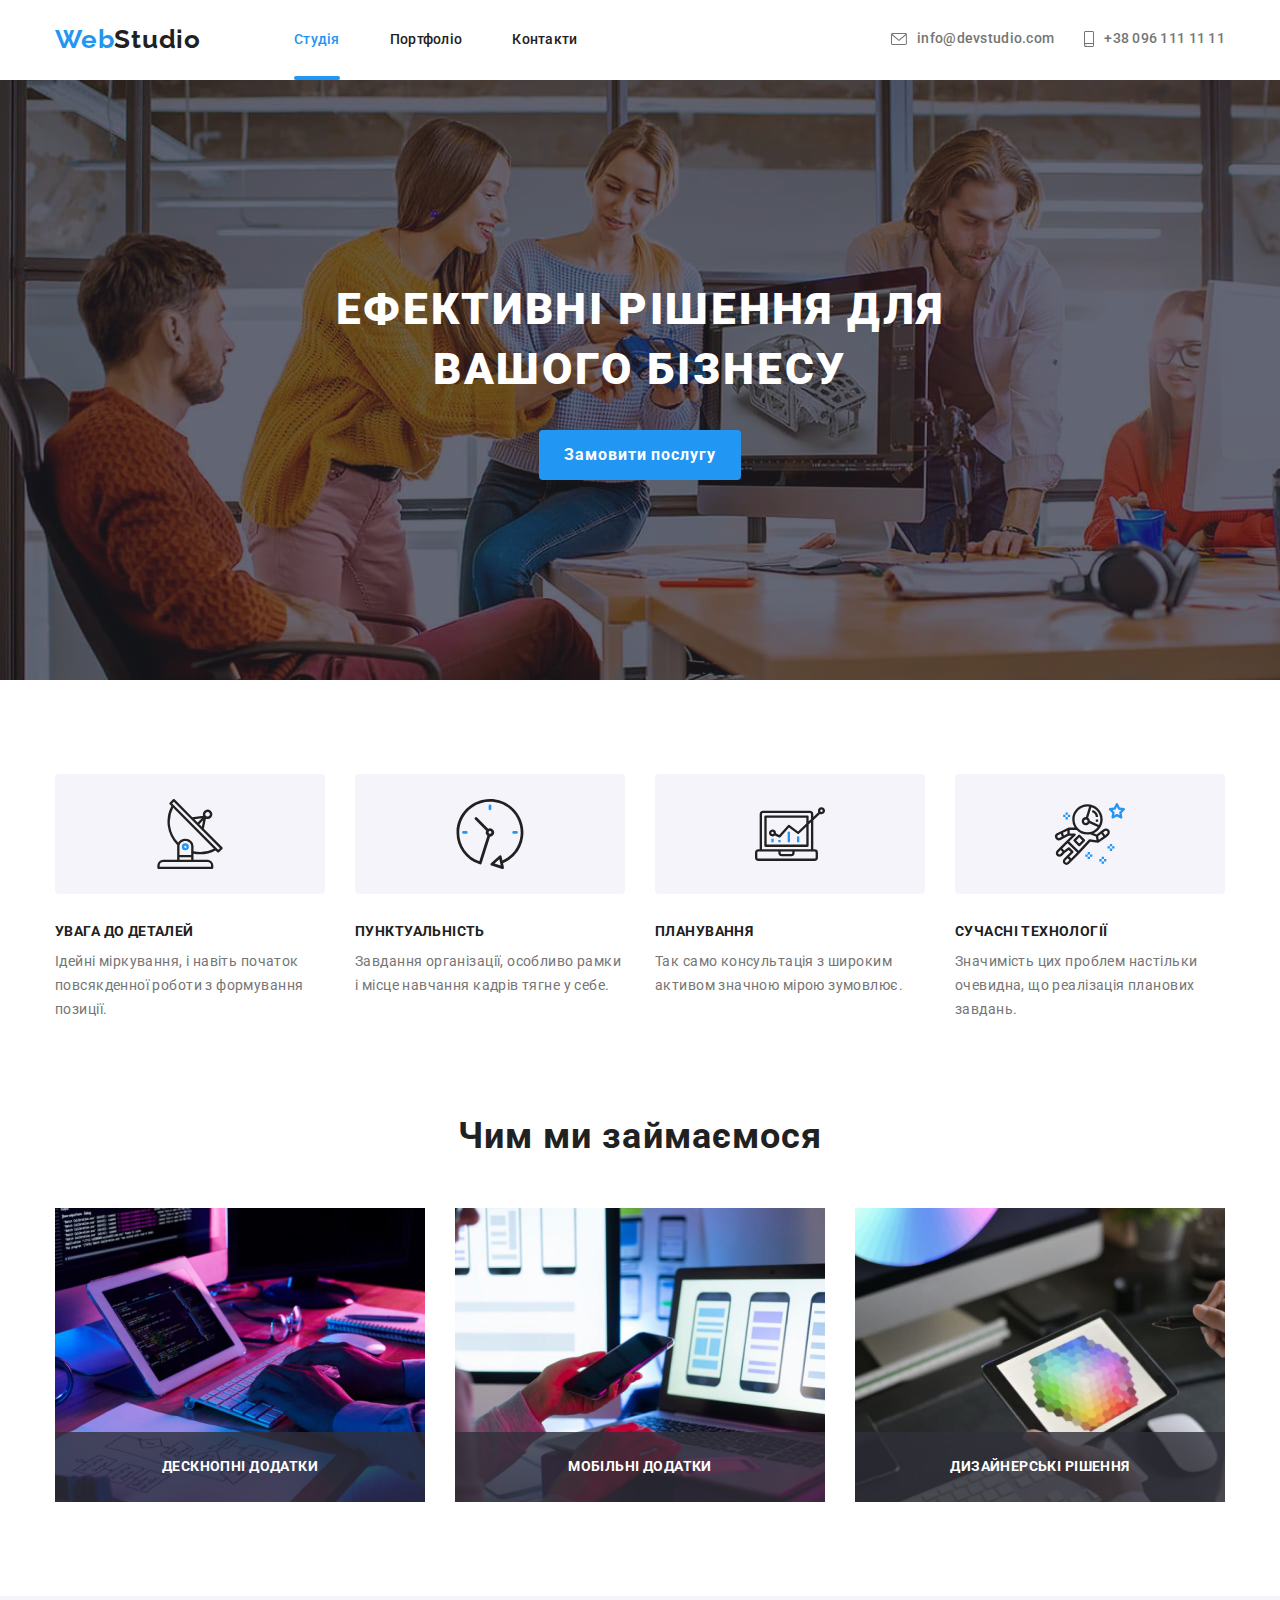
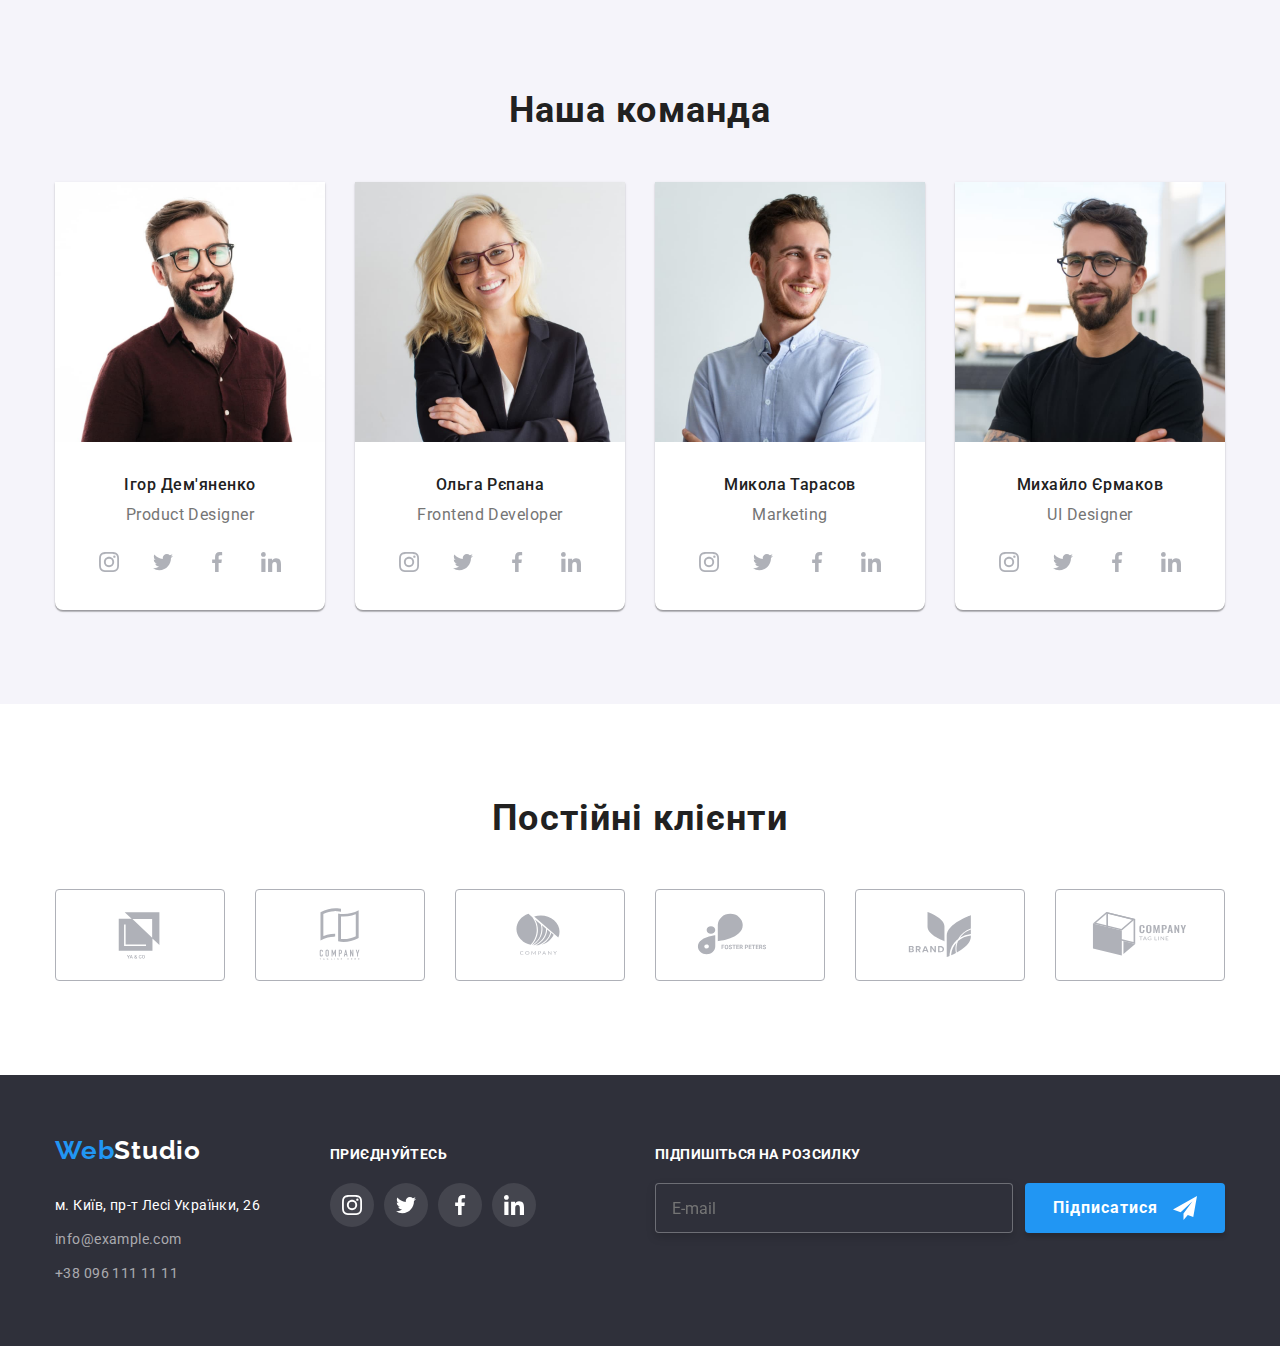
<file: index.html>
<!DOCTYPE html>
<html lang="en">
<head>
    <meta charset="UTF-8">
    <meta http-equiv="X-UA-Compatible" content="IE=edge">
    <meta name="viewport" content="width=device-width, initial-scale=1.0">
    <link rel="preconnect" href="https://fonts.googleapis.com">
    <link rel="preconnect" href="https://fonts.gstatic.com" crossorigin>
    <link href="https://fonts.googleapis.com/css2?family=Raleway:wght@700&family=Roboto:wght@400;500;700;900&display=swap" rel="stylesheet">
    <link rel="stylesheet" href="https://cdnjs.cloudflare.com/ajax/libs/modern-normalize/1.1.0/modern-normalize.min.css" />
    <link rel="stylesheet" href="./css/styles.css" />
    <title>Document</title>
</head>
<body>
    <!-- Шапка сайту -------------------------------->
    <header class="header">
        <div class="container">
        <nav class="header-nav">
            <span class="logo-setting">
                <a href="" class="logo ">Web</a></li>
                <a href="" class="logo black-logo">Studio</a></li>
            </span>
            <ul class="nav-list ">
                <li class="item-nav"><a href="#" class="site-nav blue">Студія</a></li>
                <li class="item-nav"><a href="./portfolio.html" class="site-nav border">Портфоліо</a></li>
                <li class="item-nav"><a href="#" class="site-nav border">Контакти</a></li>
            </ul>
        </nav>
            <ul class="header-addres">
                <li class="item"><a href="emaito:info@devstudio.com" class="header-contact"> 
                    <svg class="icon-email"> <use href="./images/icons.svg#icon-email"></use></svg>info@devstudio.com</a></li>
                <li class="item"><a href="tel:+38 096 111 11 11" class="header-contact">
                    <svg class="icon-tel"><use href="./images/icons.svg#icon-tel"></use></svg>+38 096 111 11 11</a></li>
            </ul>
        </div>
    </header>

    <main>
    <!-- Герой --------------------------------------->
        <section class="hero">
            <div class="container">
                <h1 class="hero-title">ЕФЕКТИВНІ РІШЕННЯ ДЛЯ<br>ВАШОГО БІЗНЕСУ</h1>
                <button class="hero-button" data-modal-open>Замовити послугу</button>
            </div>
        </section>
    <!-- Переваги ------------------------------------>
        <section class="info">
            <div class="container">
            <ul class="list-title">
                <li class="item">
                    <div class="icon-info">
                    <svg class="icon-attention"><use href="./images/icons.svg#icon-attention"></use></svg></div>
                    <h3 class="title">УВАГА ДО ДЕТАЛЕЙ</h3>
                    <p class="title-text">Ідейні міркування, і навіть початок повсякденної роботи з формування позиції.</p>
                </li>

                <li class="item">
                    <div class="icon-info">
                    <svg class="icon-attention"><use href="./images/icons.svg#icon-punctuality"></use></svg></div>
                    <h3 class="title">ПУНКТУАЛЬНІСТЬ</h3>
                    <p class="title-text">Завдання організації, особливо рамки і місце навчання кадрів тягне у себе.</p>
                </li>

                <li class="item">
                    <div class="icon-info">
                    <svg class="icon-attention"><use href="./images/icons.svg#icon-plan"></use></svg></div>
                    <h3 class="title">ПЛАНУВАННЯ</h3>
                    <p class="title-text">Так само консультація з широким активом значною мірою зумовлює.</p> 
                </li>

                <li class="item">
                    <div class="icon-info">
                    <svg class="icon-attention"><use href="./images/icons.svg#icon-technology"></use></svg></div>
                    <h3 class="title">СУЧАСНІ ТЕХНОЛОГІЇ</h3>
                    <p class="title-text">Значимість цих проблем настільки очевидна, що реалізація планових завдань.</p>
                </li>
            </ul>
        </div>
        </section>
    <!-- Заняття проекту ----------------------------->
            <section class="what-we-do">
                <div class="container">
                <h2 class="big-title">Чим ми займаємося</h2>
                <ul class="list-images">
                    <li class="item"> <img src="./images/image.jpg" alt="80% практики" width="370"/>
                        <div class="image-bottom"><p class="image-text">ДЕСКНОПНІ ДОДАТКИ</p></div>
                    </li>

                    <li class="item"> <img src="./images/image1.jpg" alt="робота з прогами на телефоні" width="370"/>
                        <div class="image-bottom"><p class="image-text">МОБІЛЬНІ ДОДАТКИ</p></div>
                    </li>

                    <li class="item"> <img src="./images/image2.jpg" alt="оформлення сайтів" width="370"/>
                        <div class="image-bottom"><p class="image-text">ДИЗАЙНЕРСЬКІ РІШЕННЯ</p></div>
                    </li>
                </ul>
            </div>
            </section>
    <!-- Команда проекту ----------------------------->
            <section class="team">
                <div class="container">
                    <h2 class="big-title">Наша команда</h2>
                <ul class="team-list ">
                    <li class="item"> 
                        <img src="./images/image3.jpg" alt="Ігор Дем'яненко" width="270"/>
                        <div class="worker-board">
                        <h3 class="name-worker">Ігор Дем'яненко</h3>
                        <p class="proffesion">Product Designer</p>
                        <ul class="social-list">
                            <li class="item"><a href="https://www.instagram.com/" class="social-link">  
                                    <svg class="social"><use href="./images/icons.svg#icon-instagram"></use></svg></a></li>
                            <li class="item"><a href="https://www.instagram.com/" class="social-link">
                                    <svg class="social"><use href="./images/icons.svg#icon-twitter"></use></svg></a></li>
                            <li class="item"><a href="https://www.instagram.com/" class="social-link"> 
                                    <svg class="social"><use href="./images/icons.svg#icon-facebook"></use></svg></a></li>
                            <li class="item"><a href="https://www.instagram.com/" class="social-link"> 
                                    <svg class="social"><use href="./images/icons.svg#icon-linkedin"></use></svg></a></li>
                        </ul>
                    </div>
                    </li>

                    <li class="item"> <img src="./images/image4.jpg" alt="Ольга Рєпана" width="270"/>
                        <div class="worker-board">
                        <h3 class="name-worker">Ольга Рєпана</h3>
                        <p class="proffesion">Frontend Developer</p>
                        <ul class="social-list">
                            <li class="item"><a href="https://www.instagram.com/" class="social-link">  
                                    <svg class="social"><use href="./images/icons.svg#icon-instagram"></use></svg></a></li>
                            <li class="item"><a href="https://www.instagram.com/" class="social-link">
                                    <svg class="social"><use href="./images/icons.svg#icon-twitter"></use></svg></a></li>
                            <li class="item"><a href="https://www.instagram.com/" class="social-link"> 
                                    <svg class="social"><use href="./images/icons.svg#icon-facebook"></use></svg></a></li>
                            <li class="item"><a href="https://www.instagram.com/" class="social-link"> 
                                    <svg class="social"><use href="./images/icons.svg#icon-linkedin"></use></svg></a></li>
                        </ul>
                    </div>
                    </li>

                    <li class="item"> <img src="./images/image5.jpg" alt="Микола Тарасов" width="270"/>
                        <div class="worker-board">
                        <h3 class="name-worker">Микола Тарасов</h3>
                        <p class="proffesion">Marketing</p>
                        <ul class="social-list">
                            <li class="item"><a href="https://www.instagram.com/" class="social-link">  
                                    <svg class="social"><use href="./images/icons.svg#icon-instagram"></use></svg></a></li>
                            <li class="item"><a href="https://www.instagram.com/" class="social-link">
                                    <svg class="social"><use href="./images/icons.svg#icon-twitter"></use></svg></a></li>
                            <li class="item"><a href="https://www.instagram.com/" class="social-link"> 
                                    <svg class="social"><use href="./images/icons.svg#icon-facebook"></use></svg></a></li>
                            <li class="item"><a href="https://www.instagram.com/" class="social-link"> 
                                    <svg class="social"><use href="./images/icons.svg#icon-linkedin"></use></svg></a></li>
                        </ul>
                    </div>
                    </li>

                    <li class="item"> <img src="./images/image6.jpg" alt="Михайло Єрмаков" width="270"/>
                        <div class="worker-board">
                        <h3 class="name-worker">Михайло Єрмаков</h3>
                        <p class="proffesion">UI Designer</p>
                        <ul class="social-list">
                            <li class="item"><a href="https://www.instagram.com/" class="social-link">  
                                    <svg class="social"><use href="./images/icons.svg#icon-instagram"></use></svg></a></li>
                            <li class="item"><a href="https://www.instagram.com/" class="social-link">
                                    <svg class="social"><use href="./images/icons.svg#icon-twitter"></use></svg></a></li>
                            <li class="item"><a href="https://www.instagram.com/" class="social-link"> 
                                    <svg class="social"><use href="./images/icons.svg#icon-facebook"></use></svg></a></li>
                            <li class="item"><a href="https://www.instagram.com/" class="social-link"> 
                                    <svg class="social"><use href="./images/icons.svg#icon-linkedin"></use></svg></a></li>
                        </ul>
                    </div>
                    </li>
                </ul>
                </div>
            </section>
            <section class="client">
                <div class="container">
                    <h2 class="big-title">Постійні клієнти</h2>
                    <ul class="client-list">
                        <li class="item"> <a href="#" class="client-link">
                            <svg class="icon-client"><use href="./images/icons.svg#icon-yasco"></use></svg></a></li>
                        <li class="item"> <a href="#" class="client-link">
                            <svg class="icon-client"><use href="./images/icons.svg#icon-tagline"></use></svg></a></li>
                        <li class="item"> <a href="#" class="client-link">
                            <svg class="icon-client"><use href="./images/icons.svg#icon-company"></use></svg></a></li>
                        <li class="item"> <a href="#" class="client-link">
                            <svg class="icon-client"><use href="./images/icons.svg#icon-foster"></use></svg></a></li>
                        <li class="item"> <a href="#" class="client-link">
                            <svg class="icon-client"><use href="./images/icons.svg#icon-brand"></use></svg></a></li>
                        <li class="item"> <a href="#" class="client-link">
                            <svg class="icon-client"><use href="./images/icons.svg#icon-companytagline"></use></svg></a></li>
                    </ul>
                </div>
            </section>
    </main>

<!-- Footer ------------------------------------------>
    <footer class="footer">
        <div class="container">
            <div class="footer-adress">
            <span class="logo-setting">
                <a href="" class="logo">Web</a></li>
                <a href="" class="logo logo-white">Studio</a></li>
            </span>
            <ul class="footer-list">
                <li class="item"><a href="" class="footer-street">м. Київ, пр-т Лесі Українки, 26</a></li>
                <li class="item"><a href="emailto:info@example.com" class="footer-contact">info@example.com</a></li>
                <li class="item"><a href="tel:+38 096 111 11 11" class="footer-contact">+38 096 111 11 11</a></li>
            </ul>
            </div>
            <div class="container-join">
            <h2 class="footer-title">ПРИЄДНУЙТЕСЬ</h2>
        <ul class="footer-social">
            <li class="item"><a href="https://www.instagram.com/"class="footer-button">
                    <svg class="social"><use href="./images/icons.svg#icon-instagram"></use></svg></a></li>
            <li class="item"><a href="https://www.instagram.com/"class="footer-button">
                    <svg class="social"><use href="./images/icons.svg#icon-twitter"></use></svg></a></li>
            <li class="item"><a href="https://www.instagram.com/"class="footer-button">
                    <svg class="social"><use href="./images/icons.svg#icon-facebook"></use></svg></a></li>
            <li class="item"><a href="https://www.instagram.com/"class="footer-button">
                    <svg class="social"><use href="./images/icons.svg#icon-linkedin"></use></svg></a></li>
        </ul>
            </div>
        <div class="container__subscribe">
                <h2 class="footer-title">ПІДПИШІТЬСЯ НА РОЗСИЛКУ</h2>
                <form class="js-speaker-form">
            <label class="subscribe__email">
                <input type="email" class="footer__subscribe--text" name="mail" id="mail" placeholder="E-mail"/>
            </label>
                <button type="submit" class="footer__subscribe--button">Підписатися<svg class="subscribe__icon">
                    <use href="./images/icons.svg#icon-telegram"></use></svg></button>
                </form>
        </div>
    </footer>
    <div class="overlay is-hidden" data-modal>
        <div class="modal">
        <section class="modal-container">
            <h2 class="modal__title">Залиште свої дані, ми вам передзвонимо</h2>
            <button class="button-x" data-modal-close>
            <svg class="icon-x"><use href="./images/icons.svg#icon-x"></use></svg>
            </button>
            
        <form class="js-speaker-form">
            <label class="info-container">
                <span class="modal-text">Ім'я</span>
                <input type="name" class="modal-info" name="name" autofocus/>
                <svg class="modal-icon"><use href="./images/icons.svg#icon-name"></use></svg>
            </label>
            <label class="info-container">
                <span class="modal-text">Телефон</span>
                <input type="tel" class="modal-info" name="telephone"/>
                <svg class="modal-icon"><use href="./images/icons.svg#icon-telephone"></use></svg>
            </label>
            <label class="info-container">
                <span class="modal-text">Пошта</span>
                <input type="email" class="modal-info" name="email"/>
                <svg class="modal-icon"><use href="./images/icons.svg#icon-black-email"></use></svg>
            </label>
            
        <label class="big-text-container">
            <span class="modal-text">Коментар</span>
            <textarea class="big-text" name="big-text" placeholder="Введіть текст" ></textarea>
        </label>
        <label class="confirm-container">
            <input type="checkbox" value="confirm" name="confirm" class="confirm-box"/>
            <span class="icon-confirm"></span>
            <span class="confirm-text">Погоджуюся з розсилкою та приймаю <a href="#" class="confirm-link">Умови договору</a></span>   
        </label> 
        <button type="submit" class="button-submit">Відправити</button>
    </form>
        </section>
        </div>
    </div>
    <script src="./js/modal.js"></script>
    <script>
        (() => {
            document.querySelector('.js-speaker-form').addEventListener('submit', e => {
                e.preventDefault();

                new FormData(e.currentTarget).forEach((value, name) =>
                    console.log(`${name}: ${value}`),
                );

                e.currentTarget.reset();
            });
        })();
    </script>
</body>
</html>
</file>
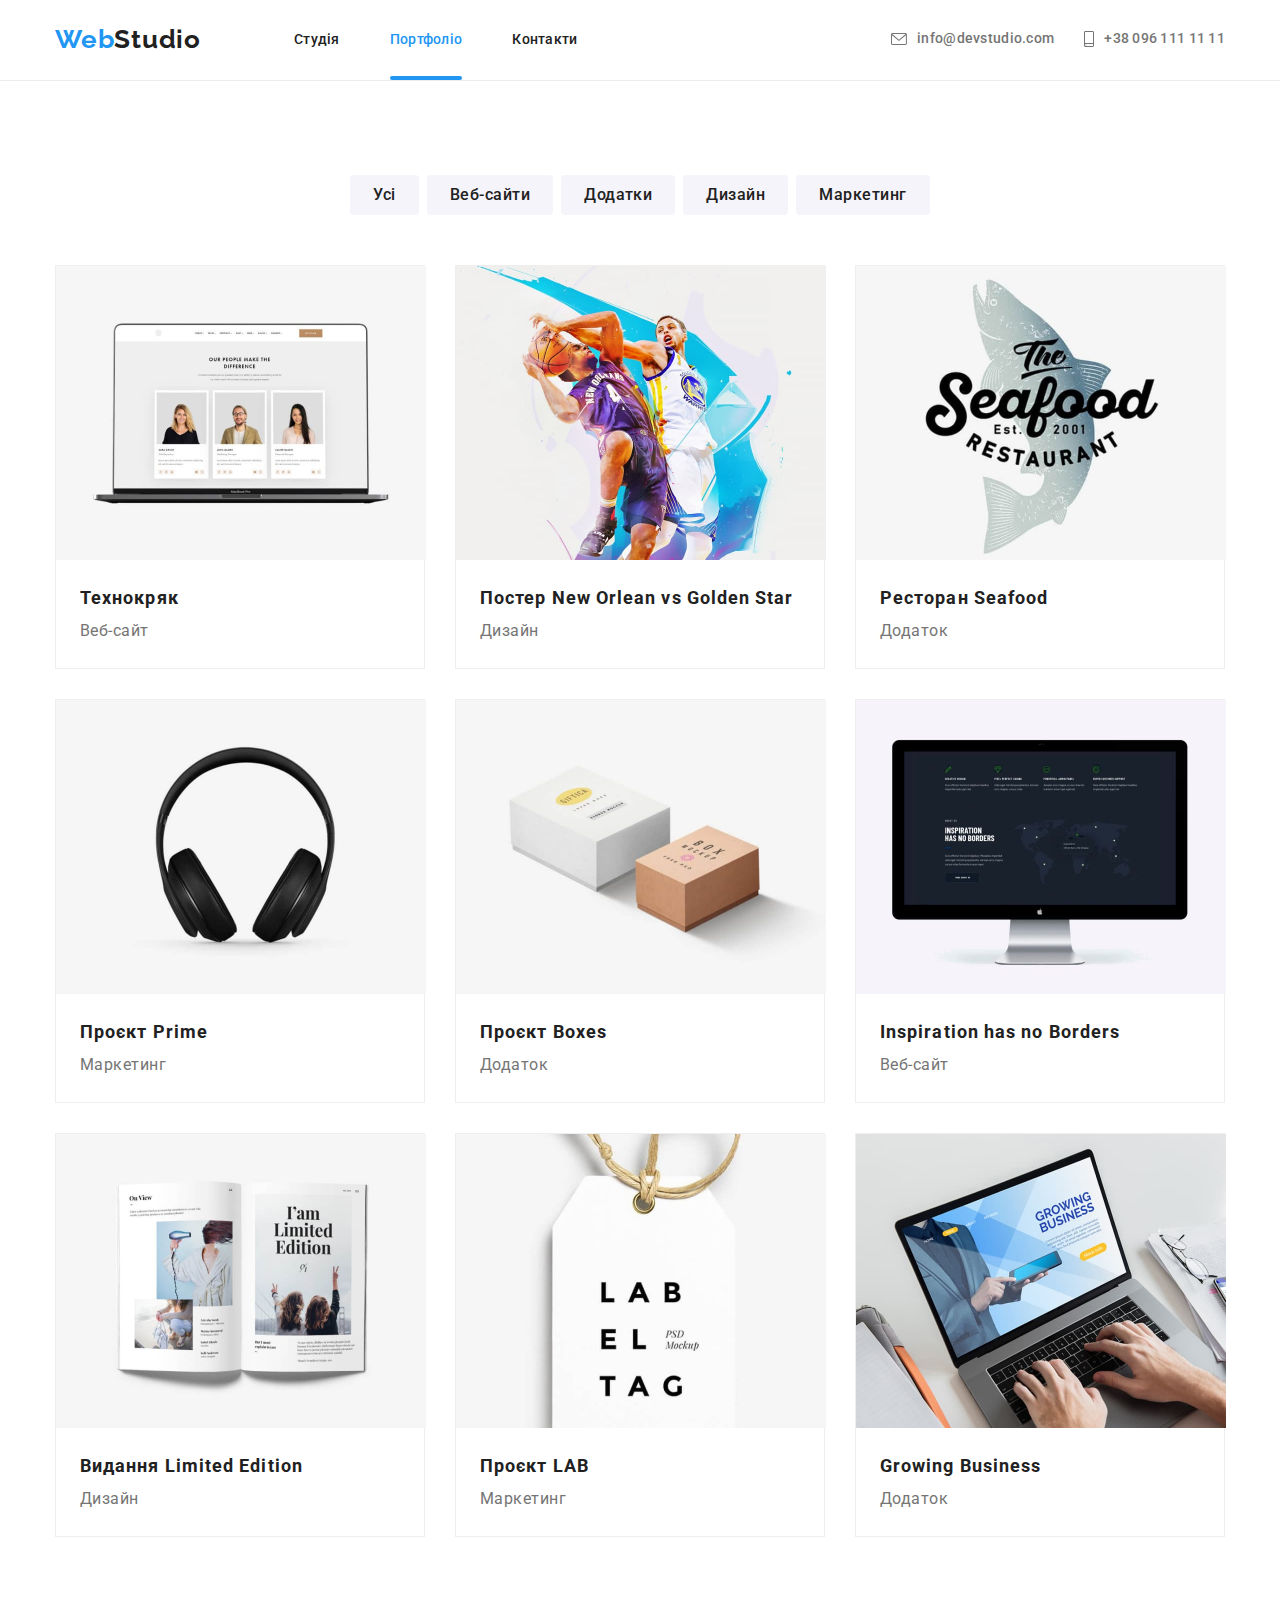
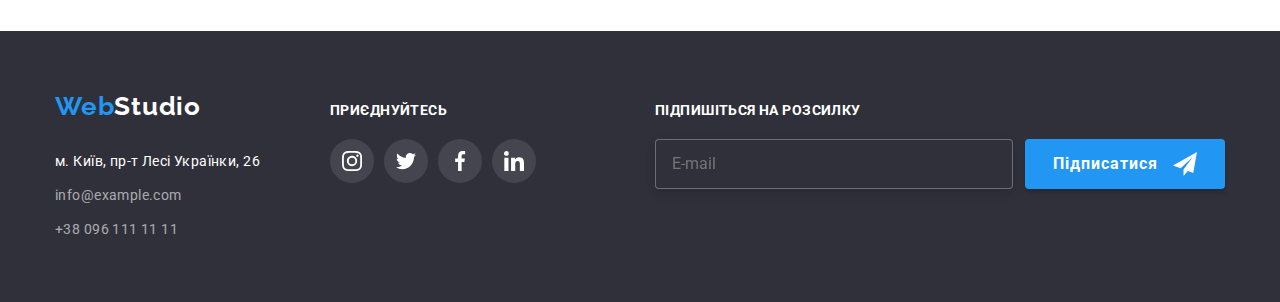
<file: portfolio.html>
<!DOCTYPE html>
<html lang="en">
<head>
    <meta charset="UTF-8">
    <meta http-equiv="X-UA-Compatible" content="IE=edge">
    <meta name="viewport" content="width=device-width, initial-scale=1.0">
    <link rel="preconnect" href="https://fonts.googleapis.com">
    <link rel="preconnect" href="https://fonts.gstatic.com" crossorigin>
    <link href="https://fonts.googleapis.com/css2?family=Raleway:wght@700&family=Roboto:wght@400;500;700;900&display=swap" rel="stylesheet">
    <link rel="stylesheet" href="https://cdnjs.cloudflare.com/ajax/libs/modern-normalize/1.1.0/modern-normalize.min.css" />
    <link rel="stylesheet" href="./css/styles.css" />
    <title>Document</title>
</head>
<body>
    <!-- Шапка сайту -->
    <header class="header header-border">
        <div class="container">
        <nav class="header-nav">
            <span class="logo-setting">
                <a href="" class="logo ">Web</a></li>
                <a href="" class="logo black-logo">Studio</a></li>
            </span>
            <ul class="nav-list ">
                <li class="item-nav"><a href="./index.html" class="site-nav border">Студія</a></li>
                <li class="item-nav"><a href="#" class="site-nav blue">Портфоліо</a></li>
                <li class="item-nav"><a href="#" class="site-nav border">Контакти</a></li>
            </ul>
        </nav>
            <ul class="header-addres">
                <li class="item"><a href="emaito:info@devstudio.com" class="header-contact"> 
                    <svg class="icon-email"> <use href="./images/icons.svg#icon-email"></use></svg>info@devstudio.com</a></li>
                <li class="item"><a href="tel:+38 096 111 11 11" class="header-contact">
                    <svg class="icon-tel"><use href="./images/icons.svg#icon-tel"></use></svg>+38 096 111 11 11</a></li>
            </ul>
        </div>
    </header>
    
    <!-- Меню панорами----------------------------->
    <main>
        <section class="panorama">
            <div class="container">
            <ul class="menu-list">
                <li class="item"> <button type="button" class="button-menu">Усі</button></li>
                <li class="item"> <button type="button" class="button-menu">Веб-сайти</button></li>
                <li class="item"> <button type="button" class="button-menu">Додатки</button></li>
                <li class="item"> <button type="button" class="button-menu">Дизайн</button></li>
                <li class="item"> <button type="button" class="button-menu">Маркетинг</button></li>
            </ul>
    <!-- Панорама---------------------------------->
            <ul class="panorama-list">
                <li class="item"> <div class="container-move"><img src="./images/portfolio1.jpg" alt="Баскетбольчик" width="370">
                    <div class="move-up"><p class="move-text">Ресурс пропонує комплексні пропозиції з різним рівнем функціоналу та сервісів. Все це дозволить відвідувачу отримати вичерпні відомості про компанію чи приватну особу.</p></div></div>
                    <div class="panorama-under">
                <h2 class="panorama-title">Технокряк</h2>
            <p class="panorama-text">Веб-сайт</p>
        </div>
        </li>
                <li class="item"> <div class="container-move"><img src="./images/portfolio2.jpg" alt="Баскетбольчик" width="370">
                    <div class="move-up"><p class="move-text">Ресурс пропонує комплексні пропозиції з різним рівнем функціоналу та сервісів. Все це дозволить відвідувачу отримати вичерпні відомості про компанію чи приватну особу.</p></div></div>
                    <div class="panorama-under">
                <h2 class="panorama-title">Постер New Orlean vs Golden Star</h2>
            <p class="panorama-text">Дизайн</p>
        </div>
        </li>
                <li class="item"> <div class="container-move"><img src="./images/portfolio3.jpg" alt="Риба" width="370">
                    <div class="move-up"><p class="move-text">Ресурс пропонує комплексні пропозиції з різним рівнем функціоналу та сервісів. Все це дозволить відвідувачу отримати вичерпні відомості про компанію чи приватну особу.</p></div></div>
                    <div class="panorama-under">
                <h2 class="panorama-title">Ресторан Seafood</h2>
            <p class="panorama-text">Додаток</p>
        </div>
        </li>
                <li class="item"> <div class="container-move"><img src="./images/portfolio4.jpg" alt="Навушники" width="370">
                    <div class="move-up"><p class="move-text">Ресурс пропонує комплексні пропозиції з різним рівнем функціоналу та сервісів. Все це дозволить відвідувачу отримати вичерпні відомості про компанію чи приватну особу.</p></div></div>
                    <div class="panorama-under">
                <h2 class="panorama-title">Проєкт Prime</h2>
            <p class="panorama-text">Маркетинг</p>
        </div>
        </li>
                <li class="item"> <div class="container-move"><img src="./images/portfolio5.jpg" alt="Коробки" width="370">
                    <div class="move-up"><p class="move-text">Ресурс пропонує комплексні пропозиції з різним рівнем функціоналу та сервісів. Все це дозволить відвідувачу отримати вичерпні відомості про компанію чи приватну особу.</p></div></div>
                    <div class="panorama-under">
                <h2 class="panorama-title">Проєкт Boxes</h2>
            <p class="panorama-text">Додаток</p>
        </div>
        </li>
                <li class="item"> <div class="container-move"><img src="./images/portfolio6.jpg" alt="Монітор" width="370">
                    <div class="move-up"><p class="move-text">Ресурс пропонує комплексні пропозиції з різним рівнем функціоналу та сервісів. Все це дозволить відвідувачу отримати вичерпні відомості про компанію чи приватну особу.</p></div></div>
                    <div class="panorama-under">
                <h2 class="panorama-title">Inspiration has no Borders</h2>
            <p class="panorama-text">Веб-сайт</p>
        </div>
        </li>
                <li class="item"> <div class="container-move"><img src="./images/portfolio7.jpg" alt="Книжки" width="370">
                    <div class="move-up"><p class="move-text">Ресурс пропонує комплексні пропозиції з різним рівнем функціоналу та сервісів. Все це дозволить відвідувачу отримати вичерпні відомості про компанію чи приватну особу.</p></div></div>
                    <div class="panorama-under">
                <h2 class="panorama-title">Видання Limited Edition</h2>
            <p class="panorama-text">Дизайн</p>
        </div>
        </li>
                <li class="item"> <div class="container-move"><img src="./images/portfolio8.jpg" alt="Ярлики" width="370">
                    <div class="move-up"><p class="move-text">Ресурс пропонує комплексні пропозиції з різним рівнем функціоналу та сервісів. Все це дозволить відвідувачу отримати вичерпні відомості про компанію чи приватну особу.</p></div></div>
                    <div class="panorama-under">
                <h2 class="panorama-title">Проєкт LAB</h2>
            <p class="panorama-text">Маркетинг</p>
        </div>
        </li>
                <li class="item"> <div class="container-move"><img src="./images/portfolio9.jpg" alt="Додатки" width="370">
                    <div class="move-up"><p class="move-text">Ресурс пропонує комплексні пропозиції з різним рівнем функціоналу та сервісів. Все це дозволить відвідувачу отримати вичерпні відомості про компанію чи приватну особу.</p></div></div>
                    <div class="panorama-under">
                <h2 class="panorama-title">Growing Business</h2>
            <p class="panorama-text">Додаток</p>
        </div>
        </li>
            </ul>
        </div>
        </section>
    </main>
    </body>
<!--Footer------------------------------------------>
<footer class="footer">
    <div class="container">
        <div class="footer-adress">
        <span class="logo-setting">
            <a href="" class="logo">Web</a></li>
            <a href="" class="logo logo-white">Studio</a></li>
        </span>
        <ul class="footer-list">
            <li class="item"><a href="" class="footer-street">м. Київ, пр-т Лесі Українки, 26</a></li>
            <li class="item"><a href="emailto:info@example.com" class="footer-contact">info@example.com</a></li>
            <li class="item"><a href="tel:+38 096 111 11 11" class="footer-contact">+38 096 111 11 11</a></li>
        </ul>
        </div>
        <div class="container-join">
        <h2 class="footer-title">ПРИЄДНУЙТЕСЬ</h2>
    <ul class="footer-social">
        <li class="item"><a href="https://www.instagram.com/"class="footer-button">
                <svg class="social"><use href="./images/icons.svg#icon-instagram"></use></svg></a></li>
        <li class="item"><a href="https://www.instagram.com/"class="footer-button">
                <svg class="social"><use href="./images/icons.svg#icon-twitter"></use></svg></a></li>
        <li class="item"><a href="https://www.instagram.com/"class="footer-button">
                <svg class="social"><use href="./images/icons.svg#icon-facebook"></use></svg></a></li>
        <li class="item"><a href="https://www.instagram.com/"class="footer-button">
                <svg class="social"><use href="./images/icons.svg#icon-linkedin"></use></svg></a></li>
    </ul>
        </div>
    <div class="container__subscribe">
            <h2 class="footer-title">ПІДПИШІТЬСЯ НА РОЗСИЛКУ</h2>
            <form class="js-speaker-form">
        <label class="subscribe__email">
            <input type="email" class="footer__subscribe--text" name="mail" id="mail" placeholder="E-mail"/>
        </label>
            <button type="submit" class="footer__subscribe--button">Підписатися<svg class="subscribe__icon">
                <use href="./images/icons.svg#icon-telegram"></use></svg></button>
            </form>
    </div>
</footer>
<script src="./js/modal.js"></script>
</body>
</html>
</file>
<file: css/styles.css>
:root {
    --primary-text-color: #757575;
    --title-text-color: #212121;
    --button-color: #2196F3;
    }
    
    /* body----------------------------------------------------------*/
    ul,li,a,p,h1,h2,h3,h4,h5,h6{
        padding: 0px;
        margin:0px;
        list-style-type: none;
        text-decoration: none;
    }
    body {
        font-family: Roboto, sans-serif;
        color:var(--primary-text-color);
    }
    
    /*header---------------------------------------------------------*/
    .header {
        padding:0px;
        padding-top: 24px;
        padding-bottom: 25px;
        overflow: hidden;
    }
    .header > .container{
        width: 1200px;
        display: flex;
        padding: 0px 15px;
        margin:0px auto;
        justify-content: space-between;
    }
    .header-border {
        border-bottom: 1px solid #ECECEC;
    }
    .header-nav{
        display: inline-flex;
        align-items: center;
    }
    /* logo----------------------------------------------------------*/
    .logo-setting{
        display: flex;
    }
    .logo {
        font-family: Raleway, Georgia;
        color:#2196F3;
        font-weight: 700;
        font-size: 26px;
        line-height: 1.19;
        letter-spacing: 0.03em;
    }
    .black-logo{
        color:var(--title-text-color)
    }
/* header nav----------------------------------------------------*/
.nav-list{
    display: inline-flex;
    padding: 0;
    margin-left:93px;
}
.nav-list > .item-nav+.item-nav{
    margin-left:50px;
}
.nav-list > .item-nav{
    position: relative;
}
.site-nav.border::after{
    content: "";
    display: flex;
    position:absolute;
    width: 100%;
    height: 4px;
    background-color: var(--button-color);
    border-radius: 2px;
    left:0px;
    top:46px;
    opacity: 0;
    transition: opacity 250ms cubic-bezier(0.4, 0, 0.2, 1);
}
.site-nav.border:hover::after,
.site-nav.border:focus::after{
    opacity:1;
    transition: opacity 250ms cubic-bezier(0.4, 0, 0.2, 1);
}
.site-nav::after{
    content: "";
    display: flex;
    position:absolute;
    width: 100%;
    height: 4px;
    background-color: var(--button-color);
    border-radius: 2px;
    left:0px;
    top:46px;
    opacity: 1;
}
.site-nav{
    color: var(--title-text-color);
    font-weight: 500;
    font-size: 14px;
    line-height: 1.14;
    letter-spacing: 0.02em;
    text-decoration: none;
    transition: color 250ms cubic-bezier(0.4, 0, 0.2, 1);
}
.site-nav:hover,
.site-nav:focus{
    color: var(--button-color);
    transition: color 250ms cubic-bezier(0.4, 0, 0.2, 1);
}
.blue{
    color:#2196F3;
}
/* header-contact------------------------------------------------*/
.header-addres{
    display: flex;
    align-items: center;
}
.header-contact{
    display: flex;
    color: var(--primary-text-color);
    font-weight: 500;
    font-size: 14px;
    line-height: 1.14;
    letter-spacing: 0.02em;
    text-decoration: none;
    align-items: center;
    transition: color 250ms cubic-bezier(0.4, 0, 0.2, 1);
}
.header-addres > .item+.item{
    margin-left: 30px;
}
.header-contact:hover,
.header-contact:focus{
    color: var(--button-color);
    transition: color 250ms cubic-bezier(0.4, 0, 0.2, 1);
}
.icon-email{
    display: inline-block;
    width: 16px;
    height: 12px;
    margin-right: 10px;
    fill:currentColor;
}
.icon-tel{
    display: inline-block;
    width: 10px;
    height: 16px;
    fill: currentColor;
    margin-right: 10px;
}
/*hero-----------------------------------------------------------*/
.hero {
    margin: auto;
    max-width: 1600px;
    background-image:
    linear-gradient(to right,
    rgba(47, 48, 58, 0.4),
    rgba(47, 48, 58, 0.4)
    ), 
    url(../images/new_photo.jpg);
    text-align: center;
    padding: 200px 0px;
}
.hero > .container{
    padding: 0px 15px;
    display: block;
    margin:0px auto;
    width: 1200px;
}
.hero-title {
    margin-bottom:30px;
    color:#FFFFFF;
    font-weight: 900;
    font-size: 44px;
    line-height: 1.36;
    letter-spacing: 0.06em;
}
.hero-button{
    display: inline-block;
    border: 1px solid transparent;
    border-radius: 4px;
    padding: 9px 24px ;
    font-family: Roboto, sans-serif;
    color:#FFFFFF;
    font-weight: 700;
    font-size: 16px;
    line-height: 1.92;
    background-color: var(--button-color);
    letter-spacing: 0.06em;
    justify-content: center;
    transform: scale(1);
    transition: transform 250ms cubic-bezier(0.4, 0, 0.2, 1);
}
.hero-button:hover,
.hero-button:focus{
    transform: scale(1.1);
    transition: transform 250ms cubic-bezier(0.4, 0, 0.2, 1);
}
.overlay{
    position: fixed;
    top:0;
    left:0;
    height: 100%;
    width: 100%;
    background-color:rgba(0, 0, 0, 0.2);
}
.overlay.is-hidden{
    opacity:0;
    pointer-events: none;
}
.modal{
    position: absolute;
    padding: 40px 0px;
    width: 528px;
    height: 581px;
    top:50%;
    left:50%;
    translate: -50% -50%;
    background-color: #fff;
    box-shadow: 0px 1px 3px rgba(0, 0, 0, 0.12), 
    0px 1px 1px rgba(0, 0, 0, 0.14), 
    0px 2px 1px rgba(0, 0, 0, 0.2);
    border-radius: 4px;
}
.modal-container{
    width: 450px;
    margin:auto;
}
.overlay.is-hidden > .modal{
    scale:0.6;
    transition: scale 250ms cubic-bezier(0.4, 0, 0.2, 1);
}
.overlay:not(.is-hidden) > .modal{
    scale:1;
    transition: scale 250ms cubic-bezier(0.4, 0, 0.2, 1);
}
.button-x{
    position: absolute;
    padding: 0px;
    top:8px;
    right: 8px;
    width: 30px;
    height: 30px;
    border: 1px solid rgba(0, 0, 0, 0.1);
    border-radius: 50%;
    background-color: #FFFFFF;
    color: #000000;
}
.button-x:hover,
.button-x:focus{
    color:var(--button-color);
}
.icon-x{
    position: absolute;
    width: 11px;
    height: 11px;
    left:50%;
    top:50%;
    transform: translate(-50%, -50%);
    fill:currentColor;
    transition: color 250ms cubic-bezier(0.4, 0, 0.2, 1),
}
.icon-x:hover,
.icon-x:focus{
    fill:currentColor;
    transition: color 250ms cubic-bezier(0.4, 0, 0.2, 1);
}
.modal__title{
    width: 450px;
    font-family: 'Roboto';
    font-style: normal;
    font-weight: 700;
    font-size: 20px;
    line-height: 1.15;
    text-align: center;
    letter-spacing: 0.03em;
    color: #212121;
    margin-bottom:30px;
}
.info-container{
    display: block;
    position: relative;
    color:#212121;
    margin-bottom:28px;
    height: 40px;
    
}
.info-container:hover,
.info-container:focus{
    color:var(--button-color);
}
.modal-info{
    width: 448px;
    height: 40px;
    border: 1px solid rgba(33, 33, 33, 0.2);
    border-radius: 4px;
    padding: 0px;
    padding-left: 42px;
    transition: border-color 250ms cubic-bezier(0.4, 0, 0.2, 1);
}
.modal-info:hover,
.modal-info:focus{
    border-color:var(--button-color);
    transition: border-color 250ms cubic-bezier(0.4, 0, 0.2, 1);
}
.modal-icon{
    position: absolute;
    height: 18px;
    width: 18px;
    left:12px;
    top:11px;
    fill:#212121;
    transition: fill 250ms cubic-bezier(0.4, 0, 0.2, 1);
}
.modal-info:hover + .modal-icon,
.modal-info:focus + .modal-icon{
    fill:var(--button-color);
    transition: fill 250ms cubic-bezier(0.4, 0, 0.2, 1);
}
.modal-text{
    position: absolute;
    font-size: 12px;
    line-height: 1.16;
    letter-spacing: 0.01em;
    color: #757575;
    left:0px;
    top:-18px;
}
.big-text-container{
    display: block;
    position:relative;
    margin-bottom: 20px;
    height: 120px;
}
.big-text{
    padding: 12px 16px;
    resize: none;
    width: 448px;
    height: 120px;
    border: 1px solid rgba(33, 33, 33, 0.2);
    border-radius: 4px;
    transition: border-color 250ms cubic-bezier(0.4, 0, 0.2, 1);
}
.big-text:hover,
.big-text:focus{
    border-color:var(--button-color);
    transition: border-color 250ms cubic-bezier(0.4, 0, 0.2, 1);
}
.big-text::placeholder{
    font-size: 12px;
    line-height: 1.16;
    letter-spacing: 0.01em;
    color: rgba(117, 117, 117, 0.5);
}
.button-submit{
    width: 200px;
    height: 50px;
    padding: 0px;
    margin:0px auto;
    text-align: center;
    background: #2196F3;
    box-shadow: 0px 4px 4px rgba(0, 0, 0, 0.15);
    border:1px solid transparent;
    border-radius: 4px; 
    font-weight: 700;
    font-size: 16px;
    line-height: 1.88;
    display: flex;
    align-items: center;
    letter-spacing: 0.06em;
    color: #FFFFFF;
    justify-content: center;
    scale: 1;
    transition: scale 250ms cubic-bezier(0.4, 0, 0.2, 1);
}
.button-submit:hover,
.button-submit:focus{
    scale:1.05;
    transition: scale 250ms cubic-bezier(0.4, 0, 0.2, 1);
}
.confirm-container{
    display: flex;
    align-items: center;
    width: 425px;
    height: 24px;
    margin-left: auto;
    margin-right: auto;
    margin-bottom: 30px;
}
.confirm-box{
    white-space: nowrap;
    width: 1px;
    height: 1px;
    overflow: hidden;
    border: 0;
    padding: 0;
    clip: rect(0 0 0 0);
    clip-path: inset(50%);
    margin: -1px;
}
.confirm-text{
    margin-left: 8px;
    font-size: 14px;
    line-height: 1.71;
    letter-spacing: 0.03em;
    color: #757575;
}
.confirm-link{
    text-decoration:underline;
    font-size: 14px;
    line-height: 1.71;
    letter-spacing: 0.03em;
    color:var(--button-color);
    margin-left: 5px;
}
.icon-confirm{
    display: inline-block;
    width: 16px;
    height: 15px;
    border: 2px solid #212121;
    background-color: #FFFFFF;
    border-radius: 2px;
    transition: border-color 250ms cubic-bezier(0.4, 0, 0.2, 1),
    background-color 250ms cubic-bezier(0.4, 0, 0.2, 1);
}
.confirm-box:checked + .icon-confirm{
    border-color: #2196F3;
    background-color: #2196F3;
    background-image: url(../images/confirm-blue.svg);
    background-size:contain;
    background-origin: border-box;
    transition: border-color 250ms cubic-bezier(0.4, 0, 0.2, 1),
    background-color 250ms cubic-bezier(0.4, 0, 0.2, 1);
}
/*Переваги-------------------------------------------------------*/
.info{
    background-color: #FFFFFF;
    padding: 94px 0px;
}
.info>.container {
    width: 1200px;
    padding: 0px 15px;
    margin: 0px auto;
}
.list-title{
    display:flex;
}
.list-title > .item{
    width: 270px;
}
.list-title > .item+.item{
    margin-left:30px
}
.title {
    color:var(--title-text-color);
    font-size: 14px;
    line-height: 1.14;
    letter-spacing: 0.03em;
    text-transform: uppercase;
}
.title-text {
    margin-top:10px;
    color:var(--primary-text-color);
    font-weight: 400;
    font-size: 14px;
    line-height: 1.71;
    letter-spacing: 0.03em;
}
.icon-attention{
    height: 70px;
    width: 70px;
    justify-content: center;
    align-items: center;
}
.icon-info{
    display: flex;
    width: 270px;
    height: 120px;
    justify-content: center;
    align-items: center;
    background-color: #F5F4FA;
    margin-bottom: 30px;
    border-radius: 4px;
}
/*Чим ми займаємось----------------------------------------------*/
.what-we-do{
    background-color: #FFFFFF;
    padding-bottom: 94px;
}
.what-we-do> .container{
    width: 1200px;
    padding: 0px 15px;
    margin: 0px auto;
}
.big-title{
    color:var(--title-text-color);
    font-size: 36px;
    line-height: 1.16;
    text-align: center;
    letter-spacing: 0.03em;
}
.list-images{
    display: flex;
    justify-content: space-between;
    margin-top: 50px;
}
.list-images > .item {
    height: 294px;
    position: relative;
}
.image-bottom{
    position:absolute;
    width: 100%;
    padding: 27px 0px;
    background-color: rgba(47, 48, 58, 0.8);
    bottom:0px;
    left:0px;
}
.image-text{
    padding: 0px 15px;
    font-family: 'Roboto';
    font-style: normal;
    font-weight: 700;
    font-size: 14px;
    line-height: 1.14;
    text-align: center;
    letter-spacing: 0.03em;
    text-transform: uppercase;
    color: #FFFFFF;
}
/*team-----------------------------------------------------------*/
.team{
    background-color: #F5F4FA;
    padding: 94px 0px;
}
.team > .container {
    width: 1200px;
    padding: 0px 15px;
    margin:0px auto;
}
.team-list{
    margin-top:50px;
    display: flex;
    justify-content: space-between;
}
.team-list > .item {
    background-color: #FFFFFF;
    width: 270px;
    height: 428px;
    box-shadow: 
    0px 1px 3px rgba(0, 0, 0, 0.12), 
    0px 1px 1px rgba(0, 0, 0, 0.14), 
    0px 2px 1px rgba(0, 0, 0, 0.2);
    border-radius: 0px 0px 8px 8px;
}
.worker-board {
    justify-content: center;
    text-align: center;
    padding: 30px 0px;
}
.name-worker{
    margin-bottom:10px;
    color:var(--title-text-color);
    font-weight: 500;
    font-size: 16px;
    line-height: 1.18;
    letter-spacing: 0.03em;
}
.proffesion{
    font-size: 16px;
    line-height: 1.19;  
    letter-spacing: 0.03em;
}
.social-list{
    display: flex;
    margin-top: 16px;
    padding: 0px 32px;
}
.social-list > .item {
    width: 44px;
    height: 44px;
}
.social-list > .item+.item{
    margin-left:10px;
}
.social{
    width:20px; 
    height:20px;
    fill:currentColor;
}
.social-link{
    display: flex;
    width: 100%;
    height: 100%;
    border:none;
    border-radius: 50%;
    color:#AFB1B8;
    background-color: #FFFFFF;
    justify-content: center;
    align-items: center;
    transition: color 250ms cubic-bezier(0.4, 0, 0.2, 1),
    background-color 250ms cubic-bezier(0.4, 0, 0.2, 1);
}
.social-link:hover,
.social-link:focus{
    color:#FFFFFF;
    background-color: var(--button-color);
    transition: color 250ms cubic-bezier(0.4, 0, 0.2, 1),
    background-color 250ms cubic-bezier(0.4, 0, 0.2, 1);
}
/*client------------------------------------------------------------*/
.client{
    padding: 94px 0px;
}
.client > .container{
    width: 1200px;
    padding: 0px 15px;
    margin:0px auto;
}
.client-list{
    display:flex;
    margin-top:50px;
}
.client-list > .item{
    width: 170px;
    height: 92px;
}
.client-list > .item+.item{
    margin-left:30px;
}
.icon-client{
    fill:currentColor;
    width: 106px;
    height: 60px;
}
.client-link{
    display: flex;
    height: 100%;
    width: 100%;
    border: 1px solid #AFB1B8;
    border-radius: 4px;
    color:#AFB1B8;
    background:#FFFFFF;
    justify-content: center;
    align-items: center;
    transition: color 250ms cubic-bezier(0.4, 0, 0.2, 1);
}
.client-link:hover,
.client-link:focus{
    color:var(--button-color);
    border-color:var(--button-color);
    transition: color 250ms cubic-bezier(0.4, 0, 0.2, 1);
}
/*footer---------------------------------------------------------*/
.footer{
    display: flex;
    background-color: #2F303A;
    padding: 60px 0px;
}
.footer > .container {
    display: flex;
    width: 1200px;
    padding: 0px 15px;
    margin:0px auto;
    align-items: baseline;
    transition: color 250ms cubic-bezier(0.4, 0, 0.2, 1);
}
.footer-adress{
    margin-right: 70px;
}
.logo-white{
    color:#FFFFFF;
}
.footer-list{
    display: block;
    margin-top:28px;
}
.footer-list > .item+.item {
    margin-top:10px;
}
.footer-street{
    color: #FFFFFF;
    font-size: 14px;
    line-height: 1.71;
    text-decoration: none;
    letter-spacing: 0.03em;
}
.footer-contact{
    color: rgba(255, 255, 255, 0.6);
    font-size: 14px;
    line-height: 1.71;
    text-decoration: none;
    letter-spacing: 0.03em;
    transition: color 250ms cubic-bezier(0.4, 0, 0.2, 1);
}
.footer-adress:hover,.footer-adress:focus,
.footer-contact:hover,.footer-contact:focus{
    color: var(--button-color);
    transition: color 250ms cubic-bezier(0.4, 0, 0.2, 1);
}
.footer-title{
    font-family: 'Roboto';
    font-style: normal;
    font-size: 14px;
    line-height: 1.14;
    letter-spacing: 0.03em;
    color:#FFFFFF;
    margin-bottom:20px;
}
.footer-social{
    display: flex;
}
.footer-social > .item+.item{
    margin-left:10px;
}
.footer-social > .item {
    width: 44px;
    height: 44px;
}
.social{
    width:20px; 
    height:20px;
    fill:currentColor;
}
.footer-button{
    display: flex;
    width: 100%;
    height: 100%;
    border:none;
    border-radius: 50%;
    color:#FFFFFF;
    background: rgba(255, 255, 255, 0.1);
    justify-content: center;
    align-items: center;
    transition: background-color 250ms cubic-bezier(0.4, 0, 0.2, 1);
}
.footer-button:hover,
.footer-button:focus{
    background-color: var(--button-color);
    transition: background-color 250ms cubic-bezier(0.4, 0, 0.2, 1);
}
.container__subscribe{
    margin-left:auto;
}
.container__subscribe > .js-speaker-form{
    display: flex;
}
.subscribe__email{
    display: block;
}
.footer__subscribe--text{
    padding:0px;
    padding-left:16px;
    width: 358px;
    height: 50px;
    border: 1px solid rgba(255, 255, 255, 0.3);
    filter: drop-shadow(0px 4px 4px rgba(0, 0, 0, 0.15));
    border-radius: 4px;
    background: #2F303A;
    color: #FFF;
    margin-right:12px;
    transition: border-color 250ms cubic-bezier(0.4, 0, 0.2, 1);
}
.footer__subscribe--text:hover,
.footer__subscribe--text:focus{
    border-color: #2196F3;
    transition: border-color 250ms cubic-bezier(0.4, 0, 0.2, 1);
}
.footer__subscribe--button{
    padding:0px 28px;
    width: 200px;
    height: 50px;
    background: #2196F3;
    box-shadow: 0px 4px 4px rgba(0, 0, 0, 0.15);
    border:0px;
    border-radius: 4px;
    font-weight: 700;
    font-size: 16px;
    line-height: 1.88;
    display: flex;
    align-items: center;
    text-align: center;
    letter-spacing: 0.06em;
    color: #FFFFFF;
    justify-content: space-between;
    scale: 1;
    transition: scale 250ms cubic-bezier(0.4, 0, 0.2, 1);
}
.footer__subscribe--button:hover,
.footer__subscribe--button:focus{
    scale: 1.05;
    transition: scale 250ms cubic-bezier(0.4, 0, 0.2, 1);
}
.subscribe__icon{
    width: 24px;
    height: 24px;
    fill:#FFF;
}
/*Портфолио-------------------------------------------------------*/
/*-------------------------------------------------------Портфолио*/
/*Меню панорами--------------------------------------------------------*/
.panorama{
    padding: 94px 0px;
}
.panorama>.container {
    display: block;
    width: 1200px;
    padding: 0px 15px;
    margin:0px auto;
}
.menu-list { 
    display: flex;
    margin-bottom: 50px;
    justify-content: center;
}
.button-menu{
    font-family: Roboto, Ariel;
    color:var(--title-text-color);
    font-weight: 500;
    font-size: 16px;
    line-height: 1.62;
    text-align: center;
    letter-spacing: 0.03em;
    background-color: #F5F4FA;
    border: 1px solid transparent;
    padding: 6px 22px;
    border-radius: 4px;
    transition: color 250ms cubic-bezier(0.4, 0, 0.2, 1),
    background-color 250ms cubic-bezier(0.4, 0, 0.2, 1),
    box-shadow 250ms cubic-bezier(0.4, 0, 0.2, 1);
}
.menu-list > .item+.item {
    margin-left:8px;
}
.button-menu:hover,
.button-menu:focus{
    color:#FFFFFF;
    background-color: var(--button-color);
    box-shadow: 
    0px 3px 1px rgba(0, 0, 0, 0.1), 
    0px 1px 2px rgba(0, 0, 0, 0.08), 
    0px 2px 2px rgba(0, 0, 0, 0.12);
    transition: color 250ms cubic-bezier(0.4, 0, 0.2, 1),
    background-color 250ms cubic-bezier(0.4, 0, 0.2, 1),
    box-shadow 250ms cubic-bezier(0.4, 0, 0.2, 1);
}
/*панорама--------------------------------------------------------*/
.panorama-list { 
    display: flex;
    flex-wrap:wrap;
    margin:-15px;
}
.panorama-list > .item {
    width: 370px;
    height: 404px;
    border: 1px solid #EEEEEE;
    margin:15px;
    transition: box-shadow 250ms cubic-bezier(0.4, 0, 0.2, 1);
}
.panorama-list > .item:hover,
.panorama-list > .item:focus{
    box-shadow: 
    0px 1px 1px rgba(0, 0, 0, 0.12), 
    0px 4px 4px rgba(0, 0, 0, 0.06), 
    1px 4px 6px rgba(0, 0, 0, 0.16);
    transition: box-shadow 250ms cubic-bezier(0.4, 0, 0.2, 1);
}
.panorama-under {
    padding: 20px 24px 20px 24px;
}
.panorama-title{
    color:var(--title-text-color);
    font-size: 18px;
    line-height: 2;
    letter-spacing: 0.06em;
}
.panorama-text{
    font-size: 16px;
    line-height: 1.88;
    letter-spacing: 0.03em;
}
/*-----------------------------------------------------*/
.container-move{
    display: flex;
    position: relative;
    width: 370px;
    height: 294px;
    overflow: hidden;
}
.move-up{
    position: absolute;
    padding: 63px 0px;
    width: 100%;
    height: 100%;
    background: rgba(33, 150, 243, 0.9);
    transform: translateY(100%);
    transition: transform 250ms cubic-bezier(0.4, 0, 0.2, 1);
}
.container-move:hover .move-up{
    transform: translateY(0%);
    transition: transform 250ms cubic-bezier(0.4, 0, 0.2, 1);
}
.move-text{
    padding: 0px 24px;
    font-style: normal;
    font-size: 18px;
    line-height: 1.58;
    letter-spacing: 0.03em;
    color: #FFFFFF;
}
</file>
